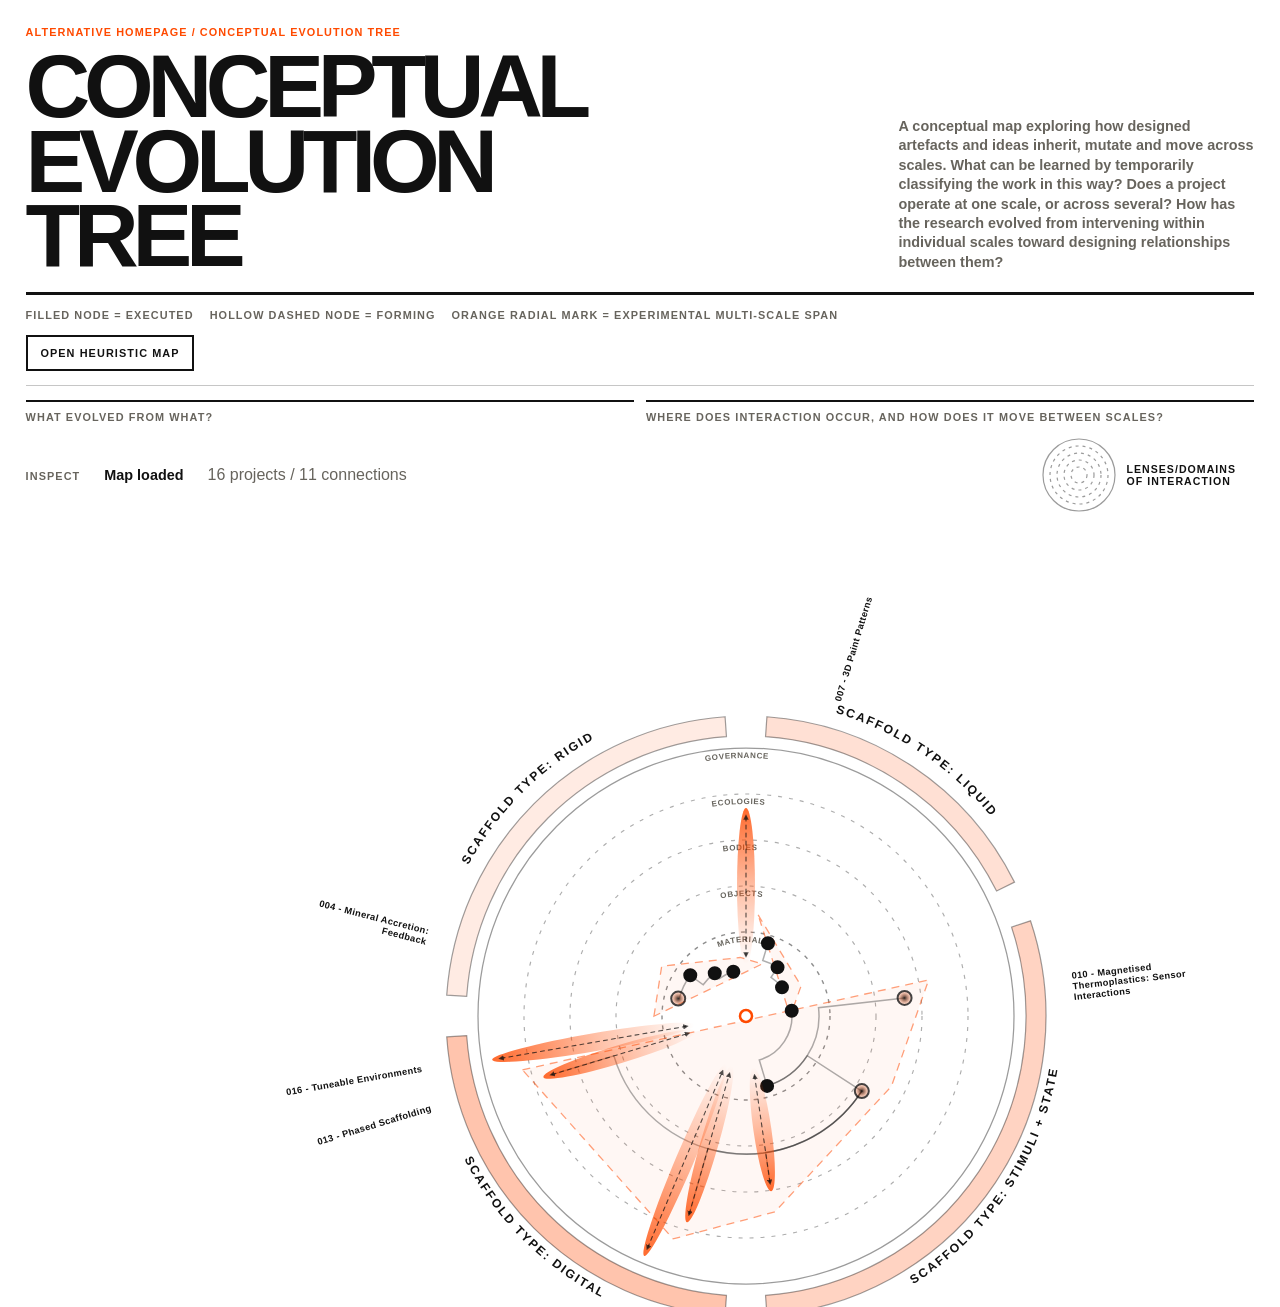
<file: index.html>
<!DOCTYPE html>
<html lang="en">
<head>
  <meta charset="UTF-8" />
  <meta name="viewport" content="width=device-width, initial-scale=1.0" />
  <meta
    http-equiv="refresh"
    content="0; url=conceptual%20evolution%20tree/HomePage_Conceptual%20Evolution%20Tree_Rev%20A.html"
  />
  <title>Conceptual Evolution Tree</title>
  <style>
    body {
      margin: 0;
      display: grid;
      min-height: 100vh;
      place-items: center;
      background: #fff;
      color: #111;
      font-family: Arial, Helvetica, sans-serif;
    }

    main {
      width: min(34rem, calc(100% - 2rem));
      padding: 2rem;
      border-top: 3px solid #111;
    }

    h1 {
      margin: 0 0 1rem;
      font-size: clamp(2rem, 7vw, 4.5rem);
      letter-spacing: -0.07em;
      line-height: 0.85;
      text-transform: uppercase;
    }

    p {
      margin: 0;
      color: #67645d;
      font-size: 0.95rem;
      font-weight: 700;
      line-height: 1.45;
    }

    a {
      color: #111;
      font-weight: 800;
      text-decoration-thickness: 2px;
      text-underline-offset: 0.2em;
    }
  </style>
</head>
<body>
  <main>
    <h1>Conceptual Evolution Tree</h1>
    <p>
      Opening the Conceptual Evolution Tree.
      <a href="conceptual%20evolution%20tree/HomePage_Conceptual%20Evolution%20Tree_Rev%20A.html">Open it manually</a>
      if the page does not redirect.
    </p>
  </main>
</body>
</html>
</file>
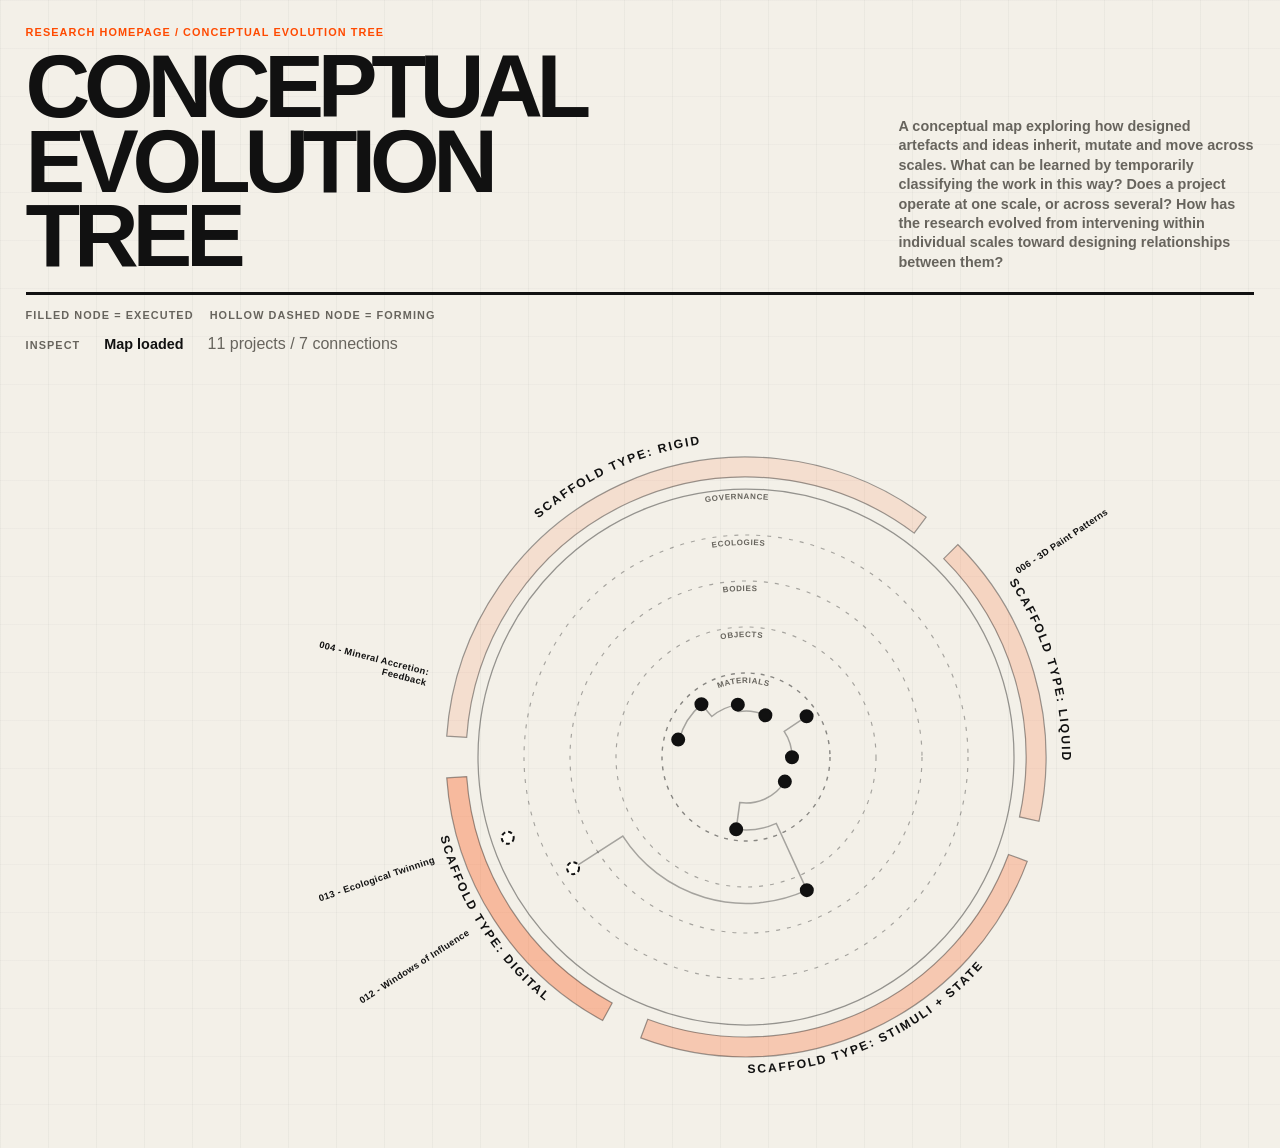
<file: conceptual evolution tree/Archieved/HomePage_Conceptual Evolution Tree.html>
<!DOCTYPE html>
<html lang="en">
<head>
  <meta charset="UTF-8" />
  <meta name="viewport" content="width=device-width, initial-scale=1.0" />
  <title>Conceptual Evolution Tree</title>
  <style>
    :root {
      --paper: #f3f0e8;
      --ink: #111111;
      --muted: #67645d;
      --line: rgba(17, 17, 17, 0.24);
      --panel: #fffdf6;
      --accent: #ff4a00;
      --rigid: rgba(255, 74, 0, 0.11);
      --liquid: rgba(255, 74, 0, 0.17);
      --stimuli: rgba(255, 74, 0, 0.24);
      --digital: rgba(255, 74, 0, 0.32);
      --font: Arial, Helvetica, sans-serif;
    }

    * {
      box-sizing: border-box;
    }

    body {
      margin: 0;
      background:
        linear-gradient(90deg, rgba(17, 17, 17, 0.035) 1px, transparent 1px),
        linear-gradient(rgba(17, 17, 17, 0.025) 1px, transparent 1px),
        var(--paper);
      background-size: 48px 48px;
      color: var(--ink);
      font-family: var(--font);
    }

    .page {
      width: min(1540px, 100%);
      margin: 0 auto;
      padding: clamp(1rem, 2vw, 2rem);
    }

    .masthead {
      display: grid;
      grid-template-columns: minmax(0, 1fr) minmax(280px, 0.42fr);
      gap: clamp(1rem, 2vw, 2rem);
      padding-bottom: 1.25rem;
      border-bottom: 3px solid var(--ink);
    }

    .eyebrow,
    .panel-label,
    .legend-item,
    .scale-label,
    .sector-label,
    .node-label,
    .node-code {
      font-size: 0.68rem;
      font-weight: 800;
      letter-spacing: 0.1em;
      line-height: 1.15;
      text-transform: uppercase;
    }

    .eyebrow {
      margin: 0 0 0.7rem;
      color: var(--accent);
    }

    h1 {
      max-width: 12ch;
      margin: 0;
      font-size: clamp(2.6rem, 7vw, 7rem);
      letter-spacing: -0.07em;
      line-height: 0.83;
      text-transform: uppercase;
    }

    .intro {
      align-self: end;
      margin: 0;
      color: var(--muted);
      font-size: 0.9rem;
      font-weight: 700;
      line-height: 1.35;
    }

    .map-shell {
      margin-top: clamp(1rem, 2vw, 2rem);
      overflow: hidden;
    }

    .map-stage {
      width: 100%;
      min-height: 730px;
      position: relative;
    }

    svg {
      display: block;
      width: 100%;
      min-height: 730px;
    }

    .sector {
      stroke: rgba(17, 17, 17, 0.4);
      stroke-width: 1.2;
    }

    .sector.rigid {
      fill: var(--rigid);
    }

    .sector.liquid {
      fill: var(--liquid);
    }

    .sector.stimuli-state {
      fill: var(--stimuli);
    }

    .sector.digital {
      fill: var(--digital);
    }

    .ring {
      fill: none;
      stroke: rgba(17, 17, 17, 0.42);
      stroke-width: 1.25;
    }

    .ring-guide {
      fill: none;
      stroke: rgba(17, 17, 17, 0.34);
      stroke-dasharray: 4 7;
      stroke-width: 1.15;
    }

    .ring-guide.ring-inner {
      stroke: rgba(17, 17, 17, 0.48);
      stroke-dasharray: 4 6;
      stroke-width: 1.4;
    }

    .scale-label,
    .sector-label {
      fill: var(--muted);
    }

    .scale-label {
      font-size: 0.5rem;
      letter-spacing: 0.08em;
    }

    .sector-label {
      fill: var(--ink);
      font-size: 0.76rem;
      letter-spacing: 0.16em;
    }

    .terminal-label {
      fill: var(--ink);
      font-size: 0.58rem;
      font-weight: 800;
      letter-spacing: 0.04em;
    }

    .link {
      fill: none;
      stroke: rgba(17, 17, 17, 0.34);
      stroke-linecap: round;
      stroke-width: 1.5;
      pointer-events: stroke;
      transition: opacity 120ms ease, stroke 120ms ease, stroke-width 120ms ease;
    }

    .link.is-muted {
      opacity: 0.16;
    }

    .link.is-active,
    .link:hover {
      stroke: var(--accent);
      stroke-width: 3;
      opacity: 1;
    }

    .node {
      cursor: pointer;
      transition: opacity 120ms ease;
    }

    .node.is-muted {
      opacity: 0.22;
    }

    .node-dot {
      fill: var(--ink);
      stroke: var(--ink);
      stroke-width: 2;
      transition: r 120ms ease, fill 120ms ease, stroke 120ms ease;
    }

    .node[data-state="forming"] .node-dot {
      fill: var(--panel);
      stroke-dasharray: 4 3;
    }

    .node.is-active .node-dot,
    .node:hover .node-dot {
      r: 8;
      fill: var(--accent);
      stroke: var(--ink);
    }

    .node-label,
    .node-code {
      fill: var(--ink);
    }

    .node-label {
      display: none;
      font-size: 0.62rem;
      letter-spacing: 0.04em;
      text-transform: none;
    }

    .node-code {
      fill: var(--muted);
      font-size: 0.62rem;
      display: none;
    }

    .readout {
      display: flex;
      flex-wrap: wrap;
      gap: 0.5rem 1.5rem;
      align-items: baseline;
      padding: 0.85rem 0;
      color: var(--muted);
    }

    .readout strong {
      color: var(--ink);
      font-size: 0.9rem;
    }

    .legend {
      display: flex;
      flex-wrap: wrap;
      gap: 0.7rem 1rem;
      padding-top: 0.85rem;
    }

    .legend-item {
      display: inline-flex;
      align-items: center;
      gap: 0.4rem;
      color: var(--muted);
    }

    .swatch {
      width: 0.85rem;
      height: 0.85rem;
      border: 1px solid rgba(17, 17, 17, 0.35);
      background: var(--panel);
    }

    .swatch.rigid {
      background: var(--rigid);
    }

    .swatch.liquid {
      background: var(--liquid);
    }

    .swatch.stimuli-state {
      background: var(--stimuli);
    }

    .swatch.digital {
      background: var(--digital);
    }

    .hover-panel {
      position: absolute;
      z-index: 10;
      top: 1rem;
      right: 1rem;
      width: min(360px, calc(100% - 2rem));
      max-height: calc(100% - 2rem);
      overflow: auto;
      border-top: 8px solid var(--accent);
      background: var(--ink);
      color: var(--panel);
      opacity: 0;
      pointer-events: none;
      transform: translateY(6px);
      transition: opacity 120ms ease, transform 120ms ease;
    }

    .hover-panel.is-visible {
      opacity: 1;
      transform: translateY(0);
    }

    .hover-panel-inner {
      padding: 1rem;
    }

    .hover-panel h2 {
      margin: 0 0 1rem;
      font-size: clamp(1.25rem, 2vw, 1.8rem);
      letter-spacing: -0.04em;
      line-height: 1;
    }

    .hover-panel dl {
      display: grid;
      grid-template-columns: 7rem 1fr;
      gap: 0.45rem 0.75rem;
      margin: 0;
      font-size: 0.76rem;
      line-height: 1.35;
    }

    .hover-panel dt,
    .hover-panel dd {
      margin: 0;
    }

    .hover-panel dt {
      color: #aaa69c;
      font-weight: 800;
      text-transform: uppercase;
    }

    .project-view {
      width: min(1200px, 100%);
      margin: 0 auto;
      padding: clamp(1rem, 2vw, 2rem);
    }

    .project-view header {
      display: grid;
      grid-template-columns: minmax(0, 1fr) auto;
      gap: 1rem;
      padding-bottom: 1.25rem;
      border-bottom: 3px solid var(--ink);
    }

    .home-button {
      align-self: start;
      border: 2px solid var(--ink);
      background: transparent;
      padding: 0.75rem 0.9rem;
      color: var(--ink);
      cursor: pointer;
      font: inherit;
      font-size: 0.68rem;
      font-weight: 800;
      letter-spacing: 0.1em;
      text-transform: uppercase;
    }

    .home-button:hover {
      border-color: var(--accent);
      color: var(--accent);
    }

    .project-view dl {
      display: grid;
      grid-template-columns: 10rem 1fr;
      gap: 0.65rem 1rem;
      max-width: 760px;
      margin-top: 2rem;
    }

    .project-view dt,
    .project-view dd {
      margin: 0;
    }

    .project-view dt {
      color: var(--muted);
      font-weight: 800;
      text-transform: uppercase;
    }

    .project-view dd {
      line-height: 1.4;
    }

    .status {
      padding: 2rem;
      color: var(--muted);
      line-height: 1.45;
    }
  </style>
</head>
<body>
  <main class="page">
    <header class="masthead">
      <div>
        <p class="eyebrow">Research Homepage / Conceptual Evolution Tree</p>
        <h1>Conceptual Evolution Tree</h1>
      </div>
      <p class="intro">
        A conceptual map exploring how designed artefacts and ideas inherit, mutate and move across scales.
        What can be learned by temporarily classifying the work in this way? Does a project operate at one scale,
        or across several? How has the research evolved from intervening within individual scales toward designing
        relationships between them?
      </p>
    </header>

    <div class="legend" aria-label="Visual encoding legend">
      <span class="legend-item">Filled node = executed</span>
      <span class="legend-item">Hollow dashed node = forming</span>
    </div>

    <div class="readout" id="readout" aria-live="polite">
      <span class="panel-label">Inspect</span>
      <strong>Hover over a project or connection</strong>
      <span>Connections show mutation values on hover.</span>
    </div>

    <section class="map-shell" aria-label="Radial conceptual evolution map">
      <div class="map-stage">
        <svg id="tree-svg" role="img" aria-label="Circular conceptual evolution map generated from CSV"></svg>
        <aside class="hover-panel" id="hover-panel" aria-live="polite"></aside>
      </div>
    </section>
  </main>

  <script>
    const CSV_FILE = "conceptual evolution tree_database.csv";
    const CONFIG_FILE = "tree_config.json";
    const SCALE_ORDER = ["Materials", "Objects", "Bodies", "Ecologies", "Governance"];
    const SCAFFOLD_ORDER = ["Rigid", "Liquid", "Stimuli + State", "Digital"];
    const SCALE_NORMALISATION = new Map([
      ["atomic", "Materials"],
      ["molecular", "Materials"],
      ["material scale", "Materials"],
      ["particulate / colloidal", "Materials"],
      ["microstructural / material system", "Materials"],
      ["component scale", "Objects"],
      ["object scale", "Objects"],
      ["body scale", "Bodies"],
      ["organism scale", "Bodies"],
      ["ecosystem scale", "Ecologies"],
      ["landscape scale", "Ecologies"],
      ["governance scale", "Governance"],
      ["institutional scale", "Governance"]
    ]);
    const DEFAULT_CONFIG = {
      tree: {
        node_id_field: "ID Number",
        node_label_field: "Combined ID Number + Project",
        parent_field: "Parent Project ID"
      },
      visual_encoding: {
        sector_field: "Scaffold Type Sectors",
        scale_field: "Scale of Interaction",
        node_size: "State",
        branch_label: "Mutation"
      }
    };

    const svg = document.querySelector("#tree-svg");
    const readout = document.querySelector("#readout");
    const hoverPanel = document.querySelector("#hover-panel");
    let currentModel = null;
    let currentConfig = null;

    async function init() {
      try {
        const [config, csvText] = await Promise.all([
          loadJson(CONFIG_FILE, DEFAULT_CONFIG),
          loadText(CSV_FILE)
        ]);
        const rows = parseCsv(csvText).filter(isProjectRow);
        const model = buildModel(rows, config);
        currentModel = model;
        currentConfig = config;
        window.addEventListener("hashchange", handleRoute);
        renderMap(model, config);
        handleRoute();
      } catch (error) {
        showError(error);
      }
    }

    async function loadText(path) {
      const response = await fetch(`${path}?v=${Date.now()}`, { cache: "no-store" });
      if (!response.ok) throw new Error(`${path}: HTTP ${response.status}`);
      return response.text();
    }

    async function loadJson(path, fallback) {
      try {
        return JSON.parse(await loadText(path));
      } catch (error) {
        console.warn("Using fallback config:", error);
        return fallback;
      }
    }

    function parseCsv(text) {
      const rows = [];
      let row = [];
      let field = "";
      let inQuotes = false;
      const cleanText = text.replace(/^\uFEFF/, "");

      for (let index = 0; index < cleanText.length; index += 1) {
        const char = cleanText[index];
        const next = cleanText[index + 1];

        if (char === "\"" && inQuotes && next === "\"") {
          field += "\"";
          index += 1;
        } else if (char === "\"") {
          inQuotes = !inQuotes;
        } else if (char === "," && !inQuotes) {
          row.push(field);
          field = "";
        } else if ((char === "\n" || char === "\r") && !inQuotes) {
          if (char === "\r" && next === "\n") index += 1;
          row.push(field);
          rows.push(row);
          row = [];
          field = "";
        } else {
          field += char;
        }
      }

      if (field || row.length) {
        row.push(field);
        rows.push(row);
      }

      const headers = (rows.shift() || []).map((header) => header.trim());
      return rows.map((values) => {
        const record = {};
        headers.forEach((header, index) => {
          record[header] = String(values[index] || "").trim();
        });
        return record;
      });
    }

    function isProjectRow(row) {
      return Object.values(row).some(hasValue) && hasValue(row["Combined ID Number + Project"]);
    }

    function buildModel(rows, config) {
      const idField = config.tree.node_id_field;
      const labelField = config.tree.node_label_field;
      const parentField = config.tree.parent_field;
      const sectorField = getSectorField(config);
      const scaleField = getScaleField(config);
      const nodes = rows.map((row) => ({
        row,
        id: row[idField],
        label: row[labelField],
        parentKey: row[parentField],
        sector: normaliseScaffold(row[sectorField]),
        scale: normaliseScale(row[scaleField]),
        state: normaliseKey(row.State),
        children: [],
        parent: null,
        x: 0,
        y: 0,
        angle: 0,
        radius: 0
      }));
      const lookup = new Map();

      nodes.forEach((node) => {
        [node.id, node.label].forEach((value) => {
          const key = normaliseKey(value);
          if (key) lookup.set(key, node);
        });
      });

      nodes.forEach((node) => {
        const parent = lookup.get(normaliseKey(node.parentKey));
        if (parent && parent !== node) {
          node.parent = parent;
          parent.children.push(node);
        }
      });

      return {
        nodes,
        links: nodes.filter((node) => node.parent).map((node) => ({
          parent: node.parent,
          child: node,
          mutation: node.row[getMutationField(config)] || "No mutation supplied"
        }))
      };
    }

    function renderMap(model, config) {
      const width = 1440;
      const height = 730;
      const center = { x: width / 2, y: height / 2 };
      const innerRadius = 38;
      const ringWidth = 46;
      const outerRadius = innerRadius + SCALE_ORDER.length * ringWidth;
      const sectorBarInnerRadius = outerRadius + 12;
      const sectorBarOuterRadius = outerRadius + 32;
      const sectorPadding = 8;
      const sectors = calculateSectors(model.nodes, sectorPadding);
      const ringRadii = SCALE_ORDER.map((scale, index) => innerRadius + (index + 1) * ringWidth);

      assignNodePositions(model.nodes, sectors, center, innerRadius, ringWidth);
      resolveSameAngleNodes(model.nodes, center, innerRadius, ringWidth);

      svg.setAttribute("viewBox", `0 0 ${width} ${height}`);
      svg.style.minWidth = `${width}px`;
      svg.style.minHeight = `${height}px`;
      svg.replaceChildren();

      const sectorLayer = createSvg("g");
      const ringLayer = createSvg("g");
      const linkLayer = createSvg("g");
      const nodeLayer = createSvg("g");
      const terminalLayer = createSvg("g");
      const defs = createSvg("defs");
      svg.append(defs, sectorLayer, ringLayer, linkLayer, nodeLayer, terminalLayer);

      drawSectors(sectorLayer, defs, sectors, center, sectorBarInnerRadius, sectorBarOuterRadius);
      drawRings(ringLayer, defs, ringRadii, center);
      drawLinks(linkLayer, model.links, center);
      drawNodes(nodeLayer, model.nodes, config, center);
      drawTerminalLabels(terminalLayer, model.nodes, center, sectorBarOuterRadius + 28);
      updateReadout("Map loaded", `${model.nodes.length} projects / ${model.links.length} connections`);
    }

    function calculateSectors(nodes, padding) {
      const counts = new Map(SCAFFOLD_ORDER.map((sector) => [sector, 0]));
      nodes.forEach((node) => counts.set(node.sector, (counts.get(node.sector) || 0) + 1));
      const presentTotal = SCAFFOLD_ORDER.reduce((total, sector) => total + Math.max(1, counts.get(sector) || 0), 0);
      let cursor = -90;

      return SCAFFOLD_ORDER.map((sector) => {
        const weight = Math.max(1, counts.get(sector) || 0);
        const span = (360 * weight) / presentTotal;
        const result = {
          name: sector,
          className: slug(sector),
          count: counts.get(sector) || 0,
          start: cursor + padding / 2,
          end: cursor + span - padding / 2,
          mid: cursor + span / 2
        };
        cursor += span;
        return result;
      });
    }

    function assignNodePositions(nodes, sectors, center, innerRadius, ringWidth) {
      const groups = new Map();
      const lineagePositions = getLineageScalePositions(nodes);
      const ancestryRanks = getAncestryRanks(nodes);

      nodes.forEach((node) => {
        const key = `${node.sector}::${node.scale}`;
        const group = groups.get(key) || [];
        group.push(node);
        groups.set(key, group);
      });

      groups.forEach((group) => {
        group.sort((a, b) => Number(a.id) - Number(b.id) || a.label.localeCompare(b.label));
        const sector = sectors.find((candidate) => candidate.name === group[0].sector) || sectors[0];
        const scaleIndex = Math.max(0, SCALE_ORDER.indexOf(group[0].scale));
        const ringInner = innerRadius + scaleIndex * ringWidth;
        const ringOuter = ringInner + ringWidth;
        const availableStart = sector.start + 12;
        const availableEnd = sector.end - 12;
        const step = group.length > 1 ? (availableEnd - availableStart) / (group.length - 1) : 0;
        const sectorDirection = Math.sin(degreesToRadians(sector.mid - 90)) >= 0 ? 1 : -1;

        group.forEach((node, index) => {
          const rankedIndex = getRankedIndex(node, group, ancestryRanks, sectorDirection);
          const angle = group.length > 1 ? availableStart + step * rankedIndex : sector.mid;
          const collisionOffset = getCollisionOffset(index, group.length);
          const lineagePosition = lineagePositions.get(node) || { index: 0, count: 1 };
          const lineageT = lineagePosition.count > 1
            ? lineagePosition.index / (lineagePosition.count - 1)
            : node.children.length ? 0.28 : 0.72;
          node.angle = angle + collisionOffset.angle;
          node.radius = clamp(
            ringInner + 8 + lineageT * (ringWidth - 16) + collisionOffset.radius,
            ringInner + 8,
            ringOuter - 8
          );
          const point = polarToCartesian(center, node.radius, node.angle);
          node.x = point.x;
          node.y = point.y;
        });
      });
    }

    function getAncestryRanks(nodes) {
      const ranks = new Map();
      const visit = (node) => {
        if (ranks.has(node)) return ranks.get(node);
        const rank = node.parent ? visit(node.parent) + 1 : 0;
        ranks.set(node, rank);
        return rank;
      };
      nodes.forEach(visit);
      return ranks;
    }

    function getRankedIndex(node, group, ancestryRanks, direction) {
      const ordered = [...group].sort((a, b) => {
        const rankDelta = (ancestryRanks.get(a) || 0) - (ancestryRanks.get(b) || 0);
        if (rankDelta) return rankDelta * direction;
        return Number(a.id) - Number(b.id) || a.label.localeCompare(b.label);
      });
      return ordered.indexOf(node);
    }

    function getCollisionOffset(index, count) {
      if (count <= 1) return { radius: 0, angle: 0 };
      const direction = index % 2 === 0 ? 1 : -1;
      return {
        radius: direction * Math.ceil(index / 2) * 3,
        angle: direction * Math.ceil(index / 2) * 0.8
      };
    }

    function getLineageScalePositions(nodes) {
      const positions = new Map();

      nodes.forEach((node) => {
        const previous = node.parent;
        const isRunStart = !previous || previous.scale !== node.scale;

        if (!isRunStart) return;

        const run = [];
        let current = node;
        while (current && current.scale === node.scale) {
          run.push(current);
          current = current.children.find((child) => child.scale === node.scale);
        }

        run.forEach((runNode, index) => {
          positions.set(runNode, { index, count: run.length });
        });
      });

      return positions;
    }

    function resolveSameAngleNodes(nodes, center, innerRadius, ringWidth) {
      const sorted = [...nodes].sort((a, b) => a.angle - b.angle || a.radius - b.radius);
      sorted.forEach((node, index) => {
        const previous = sorted[index - 1];
        if (!previous) return;
        const angleGap = Math.abs(node.angle - previous.angle);
        const radiusGap = Math.abs(node.radius - previous.radius);
        if (angleGap < 8 && radiusGap < 96) {
          node.angle += node.id === "013" ? 14 : 7;
          node.radius = clampToScaleRing(node, innerRadius, ringWidth);
          const point = polarToCartesian(center, node.radius, node.angle);
          node.x = point.x;
          node.y = point.y;
        }
      });
    }

    function clampToScaleRing(node, innerRadius, ringWidth) {
      const scaleIndex = Math.max(0, SCALE_ORDER.indexOf(node.scale));
      const ringInner = innerRadius + scaleIndex * ringWidth;
      const ringOuter = ringInner + ringWidth;
      return clamp(node.radius, ringInner + 8, ringOuter - 8);
    }

    function drawSectors(layer, defs, sectors, center, innerRadius, outerRadius) {
      sectors.forEach((sector, index) => {
        const path = createSvg("path");
        path.classList.add("sector", sector.className);
        path.setAttribute("d", describeSector(center, innerRadius, outerRadius, sector.start, sector.end));
        layer.appendChild(path);

        const labelPathId = `sector-label-path-${index}`;
        const labelPath = createSvg("path");
        labelPath.id = labelPathId;
        labelPath.setAttribute("d", describeReadableArc(center, outerRadius + 16, sector.start + 8, sector.end - 8));
        defs.appendChild(labelPath);

        const label = createSvg("text");
        const textPath = createSvg("textPath");
        label.classList.add("sector-label");
        textPath.setAttribute("href", `#${labelPathId}`);
        textPath.setAttribute("startOffset", "50%");
        textPath.setAttribute("text-anchor", "middle");
        textPath.textContent = `Scaffold Type: ${sector.name}`;
        label.appendChild(textPath);
        layer.appendChild(label);
      });
    }

    function drawRings(layer, defs, radii, center) {
      radii.forEach((radius, index) => {
        const ring = createSvg("circle");
        ring.classList.add(index === radii.length - 1 ? "ring" : "ring-guide");
        if (index === 0) ring.classList.add("ring-inner");
        ring.setAttribute("cx", center.x);
        ring.setAttribute("cy", center.y);
        ring.setAttribute("r", radius);
        layer.appendChild(ring);

        const labelPathId = `scale-label-path-${index}`;
        const labelPath = createSvg("path");
        labelPath.id = labelPathId;
        labelPath.setAttribute("d", describeReadableArc(center, radius - 10, -86, 82));
        defs.appendChild(labelPath);

        const label = createSvg("text");
        const textPath = createSvg("textPath");
        label.classList.add("scale-label");
        textPath.setAttribute("href", `#${labelPathId}`);
        textPath.setAttribute("startOffset", "50%");
        textPath.setAttribute("text-anchor", "middle");
        textPath.textContent = SCALE_ORDER[index];
        label.appendChild(textPath);
        layer.appendChild(label);
      });
    }

    function drawLinks(layer, links, center) {
      links.forEach((linkRecord) => {
        const path = createSvg("path");
        path.classList.add("link");
        path.dataset.parentId = linkRecord.parent.id;
        path.dataset.childId = linkRecord.child.id;
        path.dataset.mutation = linkRecord.mutation;
        path.setAttribute("d", getConnectionPath(linkRecord.parent, linkRecord.child, center));
        path.addEventListener("mouseenter", () => activateConnection(linkRecord));
        path.addEventListener("focus", () => activateConnection(linkRecord));
        path.addEventListener("mouseleave", resetEmphasis);
        path.setAttribute("tabindex", "0");
        layer.appendChild(path);
      });
    }

    function drawNodes(layer, nodes, config, center) {
      nodes.forEach((node) => {
        const group = createSvg("g");
        const dot = createSvg("circle");

        group.classList.add("node");
        group.dataset.id = node.id;
        group.dataset.state = node.state || "unknown";
        group.setAttribute("tabindex", "0");
        group.setAttribute("role", "button");
        group.setAttribute("aria-label", node.label);
        group.setAttribute("transform", `translate(${node.x} ${node.y})`);

        dot.classList.add("node-dot");
        dot.setAttribute("r", 6);

        group.append(dot);
        group.addEventListener("mouseenter", () => activateNode(node, config));
        group.addEventListener("focus", () => activateNode(node, config));
        group.addEventListener("click", () => openProjectView(node));
        group.addEventListener("mouseleave", resetEmphasis);
        layer.appendChild(group);
      });
    }

    function drawTerminalLabels(layer, nodes, center, radius) {
      nodes
        .filter((node) => !node.children.length)
        .forEach((node) => {
          const point = polarToCartesian(center, radius, node.angle);
          const label = createSvg("text");
          const flip = point.x < center.x;
          label.classList.add("terminal-label");
          label.setAttribute("x", point.x);
          label.setAttribute("y", point.y);
          label.setAttribute("text-anchor", flip ? "end" : "start");
          label.setAttribute(
            "transform",
            `rotate(${flip ? node.angle + 90 : node.angle - 90} ${point.x} ${point.y})`
          );
          appendWrappedSvgText(label, node.label, 30);
          layer.appendChild(label);
        });
    }

    function activateNode(node, config) {
      const relatedIds = new Set([
        node.id,
        node.parent?.id,
        ...node.children.map((child) => child.id)
      ].filter(Boolean));

      document.querySelectorAll(".node").forEach((element) => {
        const isRelated = relatedIds.has(element.dataset.id);
        element.classList.toggle("is-muted", !isRelated);
        element.classList.toggle("is-active", element.dataset.id === node.id);
      });

      document.querySelectorAll(".link").forEach((element) => {
        const isDirect =
          element.dataset.parentId === node.id ||
          element.dataset.childId === node.id;
        element.classList.toggle("is-muted", !isDirect);
        element.classList.toggle("is-active", isDirect);
      });

      updateReadout(node.label, `${node.sector} / ${node.scale} / ${node.row.State || "state not supplied"}`);
      showHoverPanel(node);
    }

    function activateConnection(linkRecord) {
      document.querySelectorAll(".node").forEach((element) => {
        const isRelated =
          element.dataset.id === linkRecord.parent.id ||
          element.dataset.id === linkRecord.child.id;
        element.classList.toggle("is-muted", !isRelated);
        element.classList.toggle("is-active", isRelated);
      });

      document.querySelectorAll(".link").forEach((element) => {
        const isActive =
          element.dataset.parentId === linkRecord.parent.id &&
          element.dataset.childId === linkRecord.child.id;
        element.classList.toggle("is-muted", !isActive);
        element.classList.toggle("is-active", isActive);
      });

      updateReadout(
        `${linkRecord.parent.label} -> ${linkRecord.child.label}`,
        `Mutation: ${linkRecord.mutation}`
      );
      hideHoverPanel();
    }

    function resetEmphasis() {
      document.querySelectorAll(".node, .link").forEach((element) => {
        element.classList.remove("is-muted", "is-active");
      });
      updateReadout("Hover over a project or connection", "Connections show mutation values on hover.");
      hideHoverPanel();
    }

    function updateReadout(title, meta) {
      readout.innerHTML = "";
      const label = document.createElement("span");
      const strong = document.createElement("strong");
      const detail = document.createElement("span");
      label.className = "panel-label";
      label.textContent = "Inspect";
      strong.textContent = title;
      detail.textContent = meta;
      readout.append(label, strong, detail);
    }

    function getConnectionPath(parent, child, center) {
      if (Math.abs(parent.radius - child.radius) < 8) {
        return describeArcBetween(center, parent.radius, parent.angle, child.angle);
      }

      const joint = polarToCartesian(center, parent.radius, child.angle);
      return [
        describeArcBetween(center, parent.radius, parent.angle, child.angle),
        `L ${joint.x} ${joint.y}`,
        `L ${child.x} ${child.y}`
      ].join(" ");
    }

    function showHoverPanel(node) {
      hoverPanel.replaceChildren();
      const inner = document.createElement("div");
      const title = document.createElement("h2");
      const list = document.createElement("dl");
      inner.className = "hover-panel-inner";
      title.textContent = node.label;

      [
        ["State", node.row.State],
        ["Scaffold", node.sector],
        ["Scale", node.scale],
        ["Mutation", node.row.Mutation],
        ["Parent", node.row["Parent Project ID"]],
        ["Discourse", node.row.Discourse],
        ["System", node.row["System Condition"]],
        ["Temporal", node.row["Temporal Character"]],
        ["Relation", node.row["Relational Type"]],
        ["Tags", node.row["Concept Tags"]],
        ["Helped think", node.row["What it helped me think"]],
        ["Question", node.row["What question it opened"]],
        ["Next", node.row["Possible future mutation"]]
      ].forEach(([label, value]) => addPanelRow(list, label, value || "Not supplied"));

      inner.append(title, list);
      hoverPanel.appendChild(inner);
      hoverPanel.classList.add("is-visible");
    }

    function hideHoverPanel() {
      hoverPanel.classList.remove("is-visible");
    }

    function addPanelRow(list, label, value) {
      const term = document.createElement("dt");
      const description = document.createElement("dd");
      term.textContent = label;
      description.textContent = value;
      list.append(term, description);
    }

    function openProjectView(node) {
      window.location.hash = `project=${encodeURIComponent(node.id)}`;
    }

    function handleRoute() {
      if (!currentModel || !currentConfig) return;
      const match = window.location.hash.match(/^#project=(.+)$/);
      if (!match) {
        document.body.classList.remove("is-project-view");
        return;
      }

      const id = decodeURIComponent(match[1]);
      const node = currentModel.nodes.find((candidate) => candidate.id === id);
      if (node) renderProjectView(node);
    }

    function renderProjectView(node) {
      const rows = [
        ["ID", node.id],
        ["State", node.row.State],
        ["Scaffold", node.sector],
        ["Scale", node.scale],
        ["Mutation", node.row.Mutation],
        ["Parent", node.row["Parent Project ID"]],
        ["Question", node.row["What question it opened"]],
        ["Possible next", node.row["Possible future mutation"]]
      ];
      document.body.innerHTML = `
        <main class="project-view">
          <header>
            <div>
              <p class="eyebrow">Project Branch / Conceptual Evolution Tree</p>
              <h1>${escapeHtml(node.label)}</h1>
            </div>
            <button class="home-button" type="button">Home Page</button>
          </header>
          <dl>
            ${rows.map(([label, value]) => `<dt>${escapeHtml(label)}</dt><dd>${escapeHtml(value || "Not supplied")}</dd>`).join("")}
          </dl>
        </main>
      `;
      document.querySelector(".home-button").addEventListener("click", () => {
        window.location.href = window.location.href.replace(/#.*$/, "");
      });
    }

    function describeSector(center, innerRadius, outerRadius, startAngle, endAngle) {
      const outerStart = polarToCartesian(center, outerRadius, startAngle);
      const outerEnd = polarToCartesian(center, outerRadius, endAngle);
      const innerEnd = polarToCartesian(center, innerRadius, endAngle);
      const innerStart = polarToCartesian(center, innerRadius, startAngle);
      const largeArc = endAngle - startAngle <= 180 ? 0 : 1;
      return [
        `M ${outerStart.x} ${outerStart.y}`,
        `A ${outerRadius} ${outerRadius} 0 ${largeArc} 1 ${outerEnd.x} ${outerEnd.y}`,
        `L ${innerEnd.x} ${innerEnd.y}`,
        innerRadius > 0
          ? `A ${innerRadius} ${innerRadius} 0 ${largeArc} 0 ${innerStart.x} ${innerStart.y}`
          : `L ${center.x} ${center.y}`,
        "Z"
      ].join(" ");
    }

    function describeArc(center, radius, startAngle, endAngle) {
      const start = polarToCartesian(center, radius, startAngle);
      const end = polarToCartesian(center, radius, endAngle);
      const largeArc = Math.abs(endAngle - startAngle) <= 180 ? 0 : 1;
      const sweep = endAngle > startAngle ? 1 : 0;
      return `M ${start.x} ${start.y} A ${radius} ${radius} 0 ${largeArc} ${sweep} ${end.x} ${end.y}`;
    }

    function describeReadableArc(center, radius, startAngle, endAngle) {
      const mid = (startAngle + endAngle) / 2;
      return mid > 90 && mid < 270
        ? describeArc(center, radius, endAngle, startAngle)
        : describeArc(center, radius, startAngle, endAngle);
    }

    function describeArcBetween(center, radius, startAngle, endAngle) {
      const start = polarToCartesian(center, radius, startAngle);
      const end = polarToCartesian(center, radius, endAngle);
      const delta = Math.abs(endAngle - startAngle);
      const largeArc = delta <= 180 ? 0 : 1;
      const sweep = endAngle > startAngle ? 1 : 0;
      return `M ${start.x} ${start.y} A ${radius} ${radius} 0 ${largeArc} ${sweep} ${end.x} ${end.y}`;
    }

    function polarToCartesian(center, radius, angleDegrees) {
      const angle = (angleDegrees - 90) * (Math.PI / 180);
      return {
        x: center.x + radius * Math.cos(angle),
        y: center.y + radius * Math.sin(angle)
      };
    }

    function degreesToRadians(degrees) {
      return degrees * (Math.PI / 180);
    }

    function clamp(value, min, max) {
      return Math.min(Math.max(value, min), max);
    }

    function getSvgCenter() {
      const viewBox = svg.getAttribute("viewBox");
      if (!viewBox) return { x: 540, y: 450 };
      const [, , width, height] = viewBox.split(" ").map(Number);
      return { x: width / 2, y: height / 2 };
    }

    function normaliseScale(value) {
      const clean = normaliseKey(value);
      if (!clean) return "Materials";
      return SCALE_NORMALISATION.get(clean) || toTitleCase(value);
    }

    function normaliseScaffold(value) {
      const clean = normaliseKey(value);
      return SCAFFOLD_ORDER.find((sector) => normaliseKey(sector) === clean) || "Digital";
    }

    function getSectorField(config) {
      return config.visual_encoding?.sector_field || config.visual_encoding?.node_colour || "Scaffold Type Sectors";
    }

    function getScaleField(config) {
      return config.visual_encoding?.scale_field || "Scale of Interaction";
    }

    function getMutationField(config) {
      return config.visual_encoding?.branch_label || "Mutation";
    }

    function hasValue(value) {
      const clean = normaliseKey(value);
      return clean && clean !== "na" && clean !== "n/a";
    }

    function normaliseKey(value) {
      return String(value || "").trim().toLowerCase();
    }

    function toTitleCase(value) {
      return String(value || "")
        .trim()
        .toLowerCase()
        .replace(/\b\w/g, (letter) => letter.toUpperCase());
    }

    function slug(value) {
      return normaliseKey(value).replace(/\+/g, "").replace(/[^a-z0-9]+/g, "-").replace(/^-|-$/g, "");
    }

    function truncate(value, maxLength) {
      const text = String(value || "");
      return text.length > maxLength ? `${text.slice(0, maxLength - 1)}...` : text;
    }

    function appendWrappedSvgText(textElement, value, maxChars) {
      const words = String(value || "").split(/\s+/).filter(Boolean);
      const lines = [];
      let line = "";

      words.forEach((word) => {
        const nextLine = line ? `${line} ${word}` : word;
        if (nextLine.length > maxChars && line) {
          lines.push(line);
          line = word;
        } else {
          line = nextLine;
        }
      });
      if (line) lines.push(line);

      lines.slice(0, 3).forEach((lineText, index) => {
        const tspan = createSvg("tspan");
        tspan.setAttribute("x", textElement.getAttribute("x"));
        tspan.setAttribute("dy", index === 0 ? "0" : "1.15em");
        tspan.textContent = index === 2 && lines.length > 3
          ? `${truncate(lineText, maxChars - 1)}...`
          : lineText;
        textElement.appendChild(tspan);
      });
    }

    function createSvg(tag) {
      return document.createElementNS("http://www.w3.org/2000/svg", tag);
    }

    function escapeHtml(value) {
      return String(value || "")
        .replace(/&/g, "&amp;")
        .replace(/</g, "&lt;")
        .replace(/>/g, "&gt;")
        .replace(/"/g, "&quot;")
        .replace(/'/g, "&#039;");
    }

    function escapeAttribute(value) {
      return escapeHtml(value).replace(/`/g, "&#096;");
    }

    function showError(error) {
      svg.replaceChildren();
      const text = createSvg("text");
      text.classList.add("status");
      text.setAttribute("x", 40);
      text.setAttribute("y", 60);
      text.textContent = "The conceptual evolution map could not load. Use a local web server so CSV and JSON files can be fetched.";
      svg.appendChild(text);
      console.error(error);
    }

    init();
  </script>
</body>
</html>
</file>
